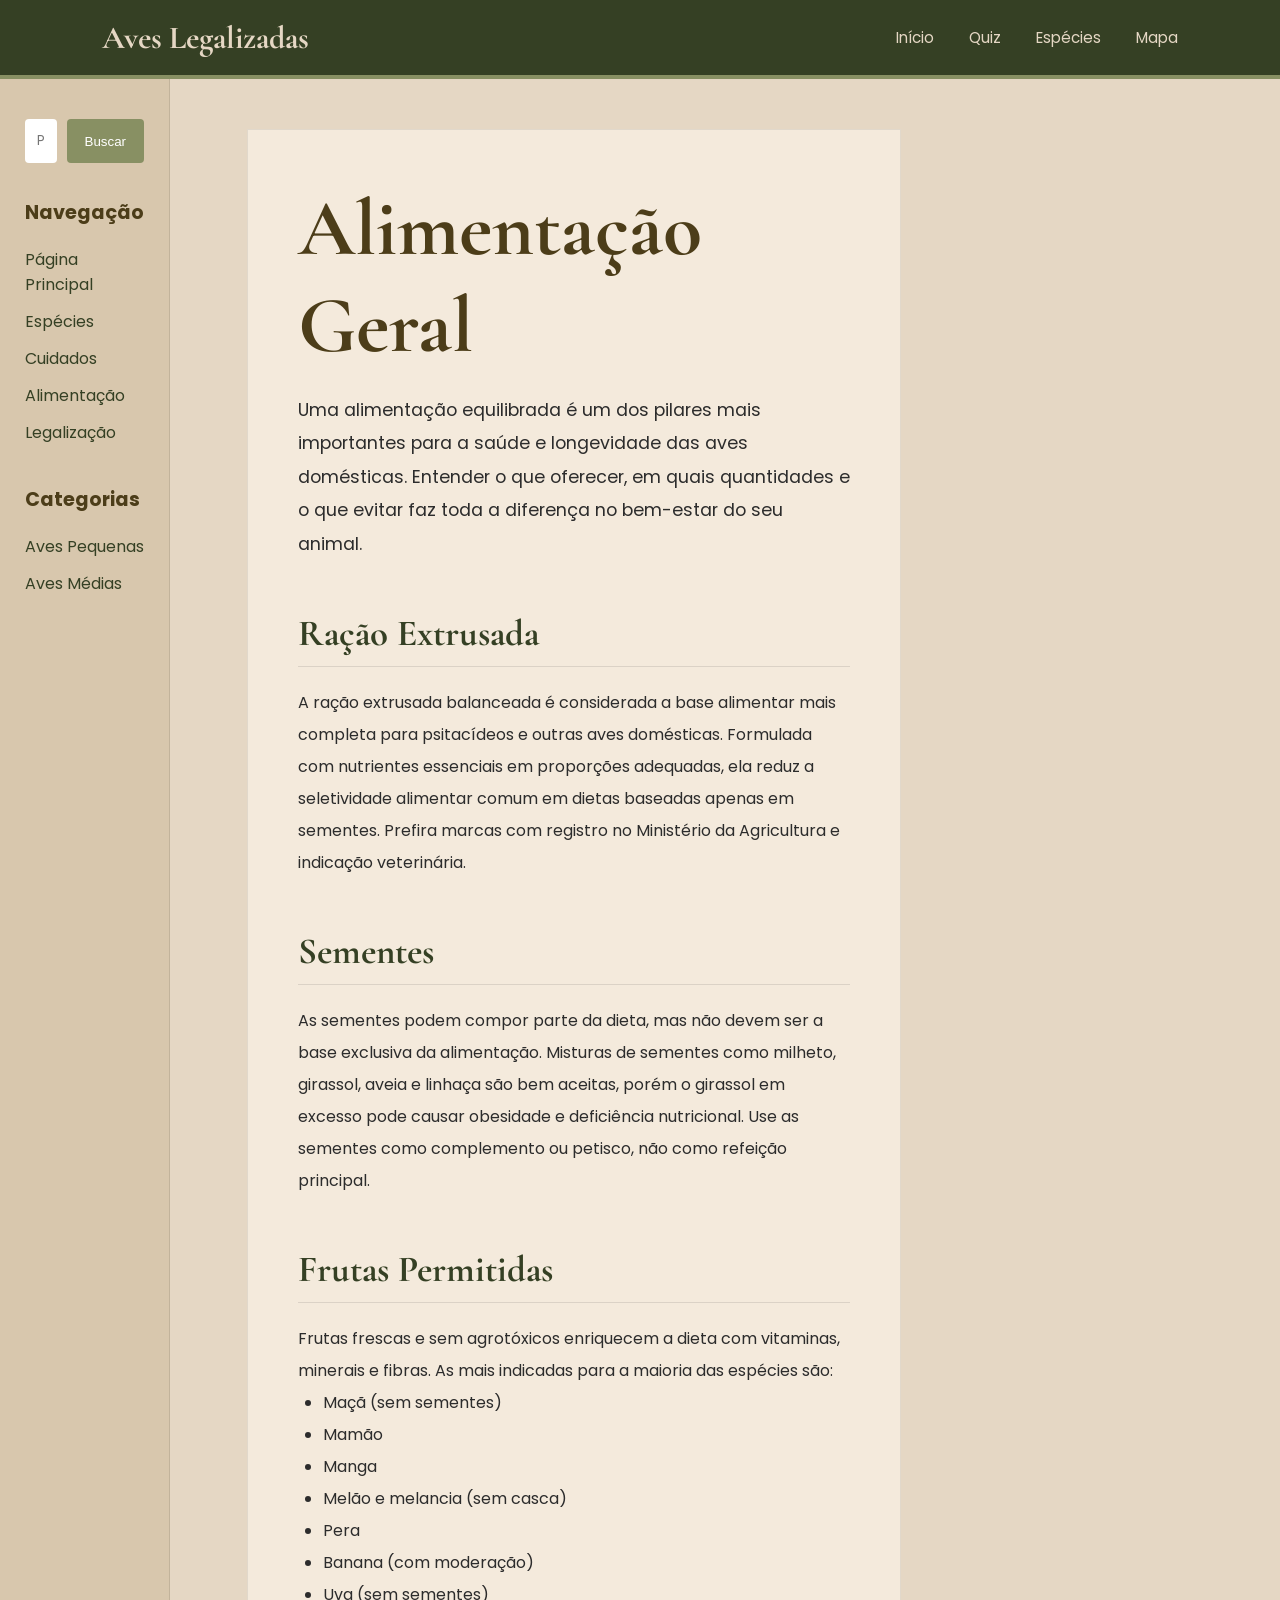
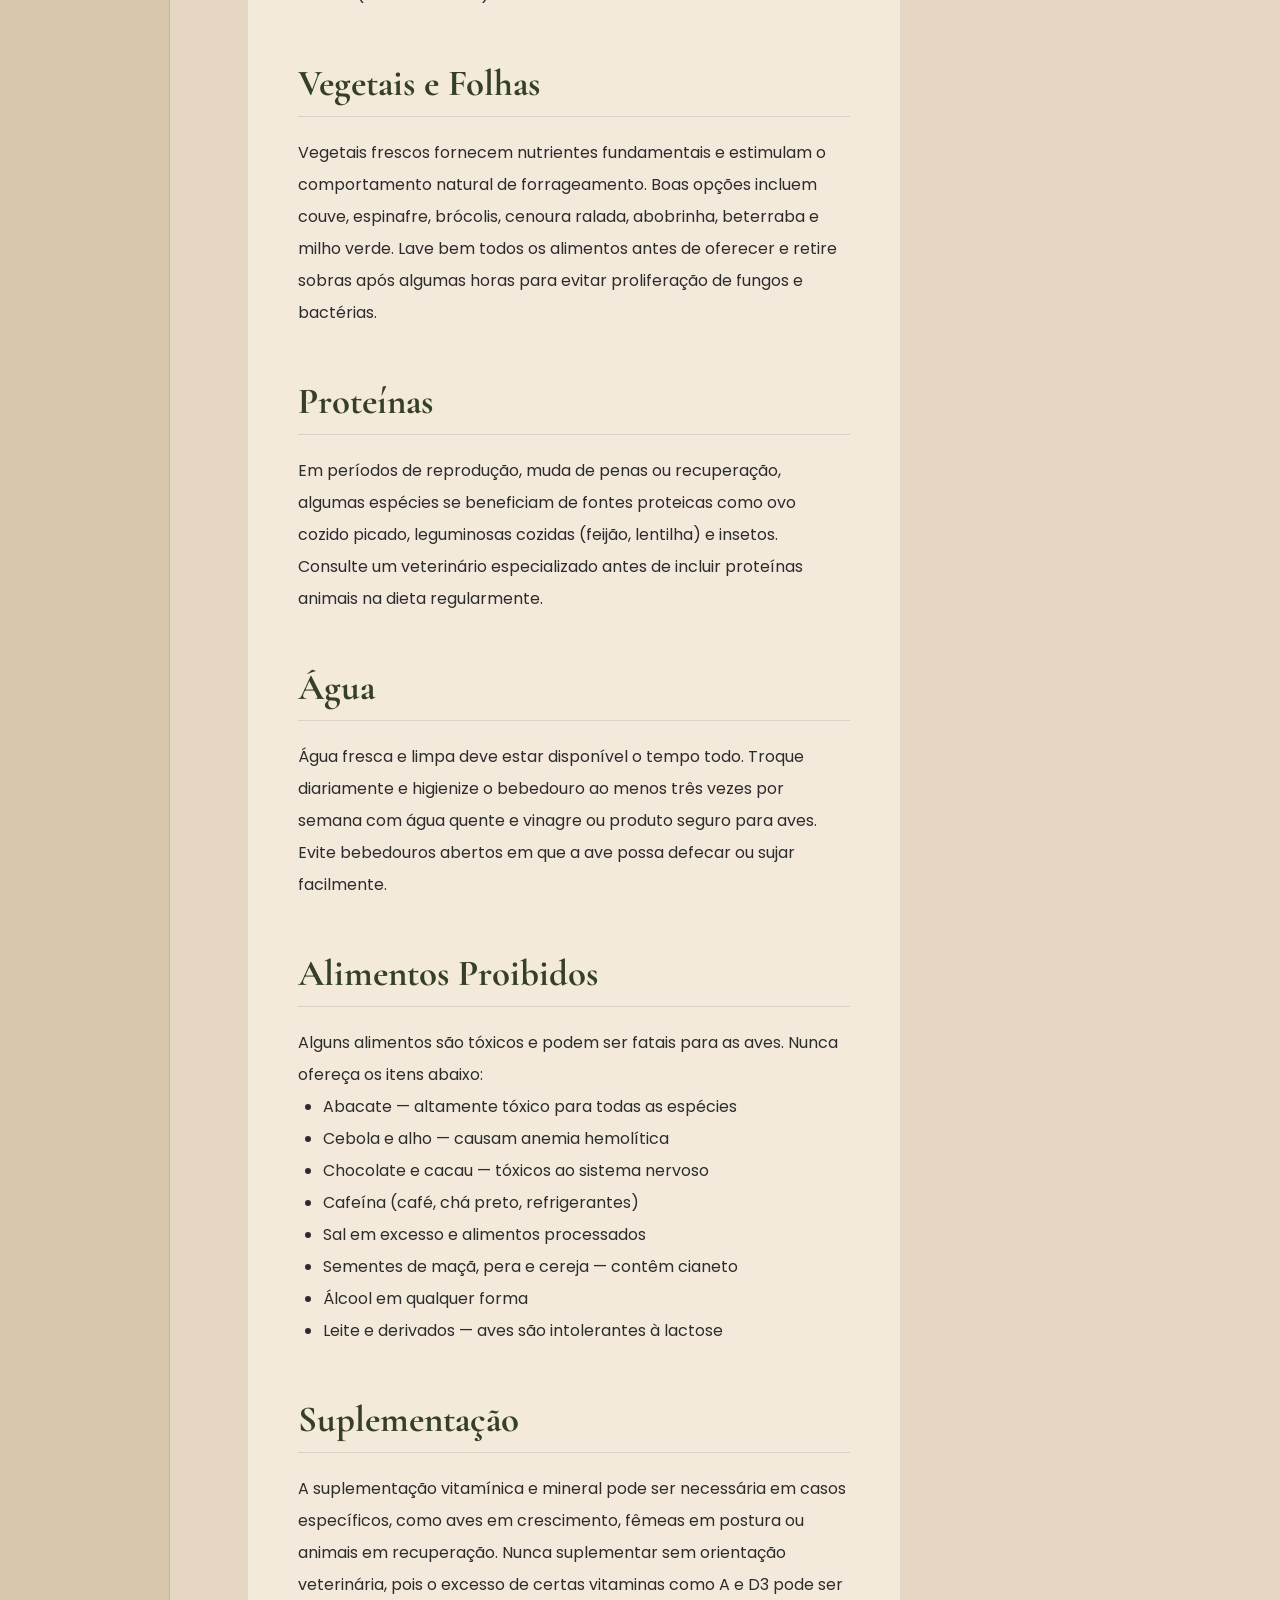
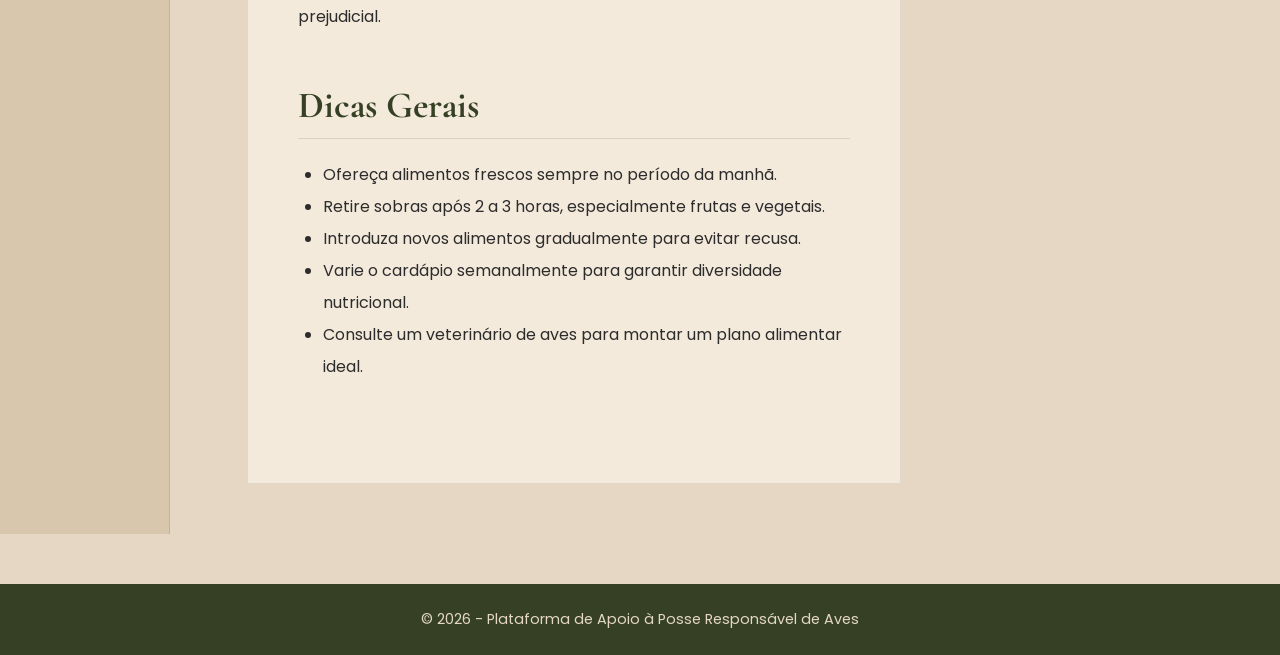
<file: Alimentacao.html>
<!doctype html>
<html lang="pt-BR">
  <head>
    <meta charset="UTF-8" />
    <meta name="viewport" content="width=device-width, initial-scale=1.0" />

    <title>Alimentação - Wiki das Aves</title>

    <link rel="preconnect" href="https://fonts.googleapis.com" />
    <link rel="preconnect" href="https://fonts.gstatic.com" crossorigin />
    <link
      href="https://fonts.googleapis.com/css2?family=Cormorant+Garamond:wght@500;700&family=Poppins:wght@300;400;500;600&display=swap"
      rel="stylesheet"
    />

    <link rel="stylesheet" href="style.css" />
    <link rel="stylesheet" href="wiki.css" />
    <link rel="stylesheet" href="calopsita.css" />
  </head>

  <body>
    <header>
      <nav>
        <div class="logo">Aves Legalizadas</div>
        <div class="menu">
          <a href="index.html">Início</a>
          <a href="index.html#quiz">Quiz</a>
          <a href="especies.html">Espécies</a>
          <a href="map.html">Mapa</a>
        </div>
      </nav>
    </header>

    <main class="wiki-layout">
      <aside class="sidebar">
        <div class="search-box">
          <input type="text" placeholder="Pesquisar espécie..." />
          <button>Buscar</button>
        </div>

        <h3>Navegação</h3>
        <ul>
          <li><a href="wiki.html">Página Principal</a></li>
          <li><a href="especies.html">Espécies</a></li>
          <li><a href="cuidados.html">Cuidados</a></li>
          <li><a href="#">Alimentação</a></li>
          <li><a href="Legalizacao.html">Legalização</a></li>
        </ul>

        <h3>Categorias</h3>
        <ul>
          <li><a href="#">Aves Pequenas</a></li>
          <li><a href="#">Aves Médias</a></li>
        </ul>
      </aside>

      <div class="page-layout care-layout">
        <section class="article-content full-width">
          <h1>Alimentação Geral</h1>

          <p class="intro">
            Uma alimentação equilibrada é um dos pilares mais importantes para a
            saúde e longevidade das aves domésticas. Entender o que oferecer, em
            quais quantidades e o que evitar faz toda a diferença no bem-estar
            do seu animal.
          </p>

          <section class="content-section">
            <h2>Ração Extrusada</h2>
            <p>
              A ração extrusada balanceada é considerada a base alimentar mais
              completa para psitacídeos e outras aves domésticas. Formulada com
              nutrientes essenciais em proporções adequadas, ela reduz a
              seletividade alimentar comum em dietas baseadas apenas em
              sementes. Prefira marcas com registro no Ministério da Agricultura
              e indicação veterinária.
            </p>
          </section>

          <section class="content-section">
            <h2>Sementes</h2>
            <p>
              As sementes podem compor parte da dieta, mas não devem ser a base
              exclusiva da alimentação. Misturas de sementes como milheto,
              girassol, aveia e linhaça são bem aceitas, porém o girassol em
              excesso pode causar obesidade e deficiência nutricional. Use as
              sementes como complemento ou petisco, não como refeição principal.
            </p>
          </section>

          <section class="content-section">
            <h2>Frutas Permitidas</h2>
            <p>
              Frutas frescas e sem agrotóxicos enriquecem a dieta com vitaminas,
              minerais e fibras. As mais indicadas para a maioria das espécies
              são:
            </p>
            <ul>
              <li>Maçã (sem sementes)</li>
              <li>Mamão</li>
              <li>Manga</li>
              <li>Melão e melancia (sem casca)</li>
              <li>Pera</li>
              <li>Banana (com moderação)</li>
              <li>Uva (sem sementes)</li>
            </ul>
          </section>

          <section class="content-section">
            <h2>Vegetais e Folhas</h2>
            <p>
              Vegetais frescos fornecem nutrientes fundamentais e estimulam o
              comportamento natural de forrageamento. Boas opções incluem couve,
              espinafre, brócolis, cenoura ralada, abobrinha, beterraba e milho
              verde. Lave bem todos os alimentos antes de oferecer e retire
              sobras após algumas horas para evitar proliferação de fungos e
              bactérias.
            </p>
          </section>

          <section class="content-section">
            <h2>Proteínas</h2>
            <p>
              Em períodos de reprodução, muda de penas ou recuperação, algumas
              espécies se beneficiam de fontes proteicas como ovo cozido picado,
              leguminosas cozidas (feijão, lentilha) e insetos. Consulte um
              veterinário especializado antes de incluir proteínas animais na
              dieta regularmente.
            </p>
          </section>

          <section class="content-section">
            <h2>Água</h2>
            <p>
              Água fresca e limpa deve estar disponível o tempo todo. Troque
              diariamente e higienize o bebedouro ao menos três vezes por semana
              com água quente e vinagre ou produto seguro para aves. Evite
              bebedouros abertos em que a ave possa defecar ou sujar facilmente.
            </p>
          </section>

          <section class="content-section">
            <h2>Alimentos Proibidos</h2>
            <p>
              Alguns alimentos são tóxicos e podem ser fatais para as aves.
              Nunca ofereça os itens abaixo:
            </p>
            <ul>
              <li>Abacate — altamente tóxico para todas as espécies</li>
              <li>Cebola e alho — causam anemia hemolítica</li>
              <li>Chocolate e cacau — tóxicos ao sistema nervoso</li>
              <li>Cafeína (café, chá preto, refrigerantes)</li>
              <li>Sal em excesso e alimentos processados</li>
              <li>Sementes de maçã, pera e cereja — contêm cianeto</li>
              <li>Álcool em qualquer forma</li>
              <li>Leite e derivados — aves são intolerantes à lactose</li>
            </ul>
          </section>

          <section class="content-section">
            <h2>Suplementação</h2>
            <p>
              A suplementação vitamínica e mineral pode ser necessária em casos
              específicos, como aves em crescimento, fêmeas em postura ou
              animais em recuperação. Nunca suplementar sem orientação
              veterinária, pois o excesso de certas vitaminas como A e D3 pode
              ser prejudicial.
            </p>
          </section>

          <section class="content-section">
            <h2>Dicas Gerais</h2>
            <ul>
              <li>Ofereça alimentos frescos sempre no período da manhã.</li>
              <li>
                Retire sobras após 2 a 3 horas, especialmente frutas e vegetais.
              </li>
              <li>
                Introduza novos alimentos gradualmente para evitar recusa.
              </li>
              <li>
                Varie o cardápio semanalmente para garantir diversidade
                nutricional.
              </li>
              <li>
                Consulte um veterinário de aves para montar um plano alimentar
                ideal.
              </li>
            </ul>
          </section>
        </section>
      </div>
    </main>

    <footer>
      <p>© 2026 - Plataforma de Apoio à Posse Responsável de Aves</p>
    </footer>
  </body>
</html>
</file>
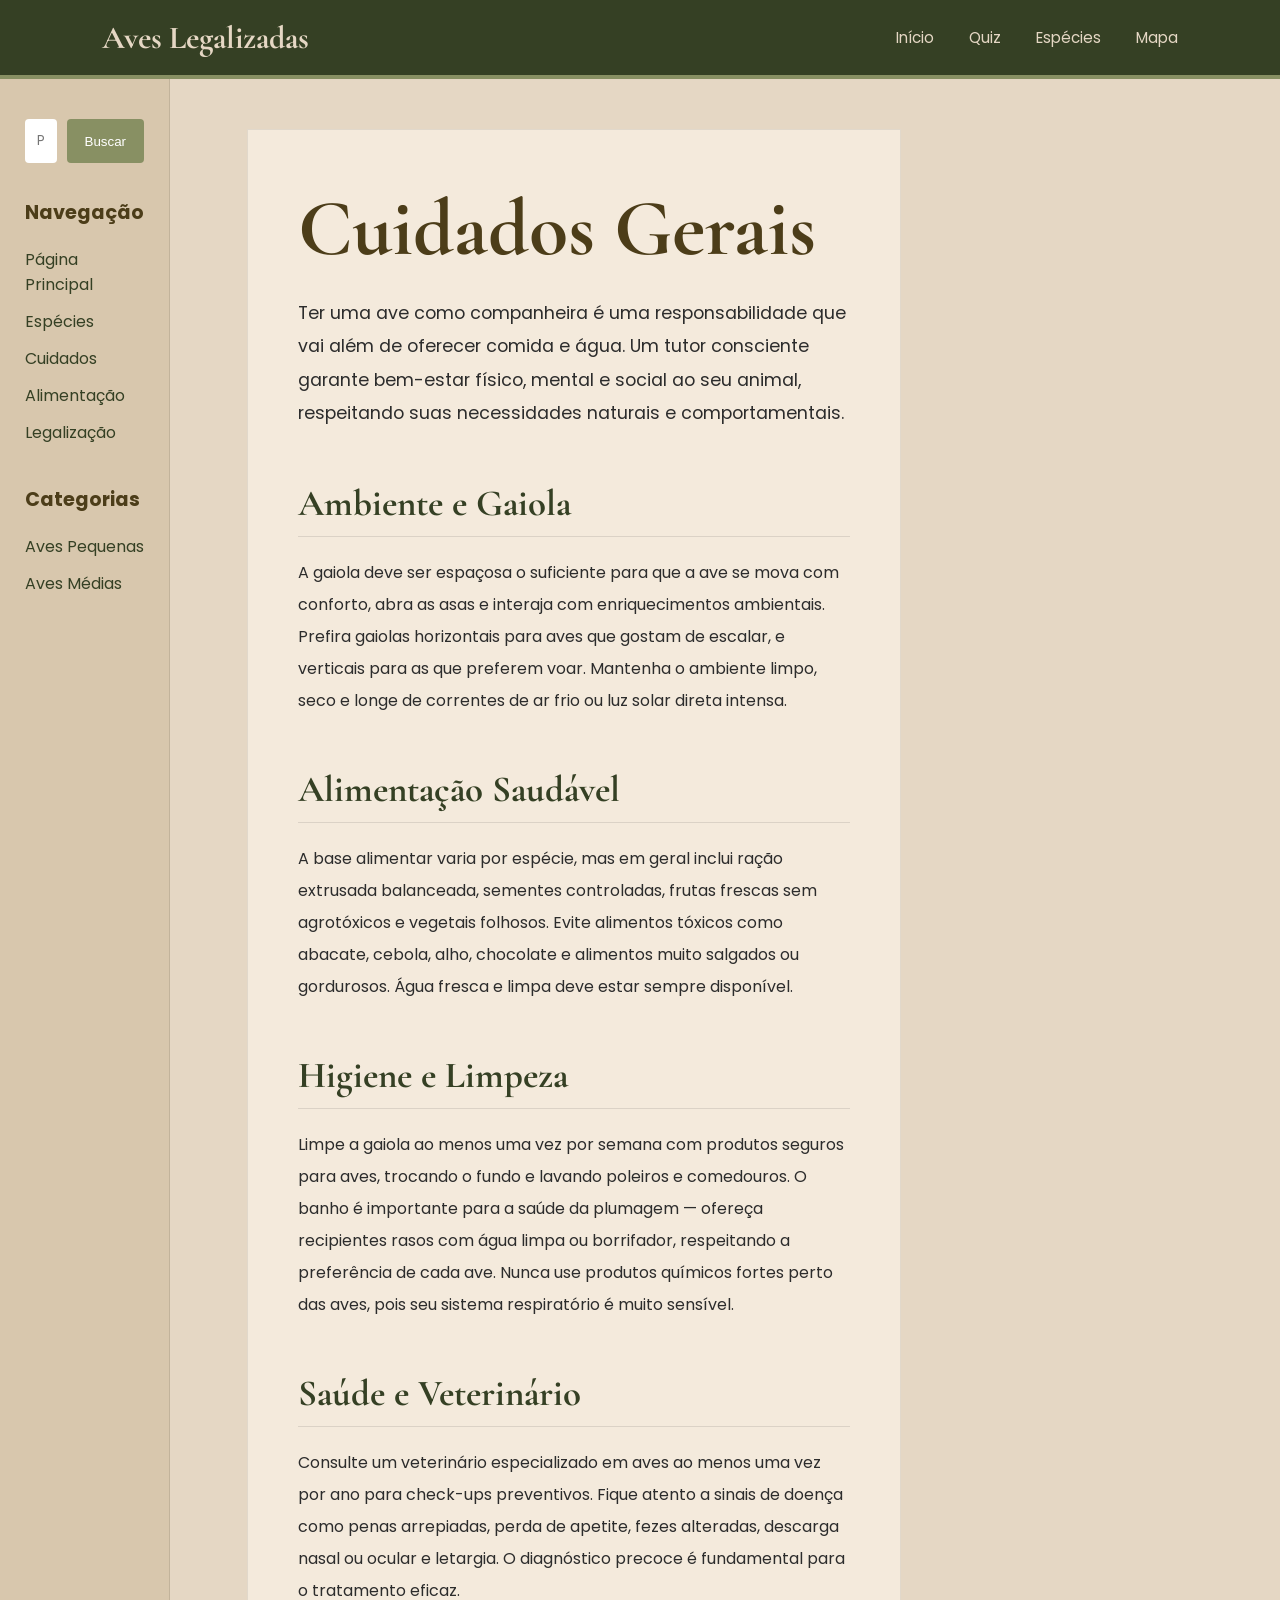
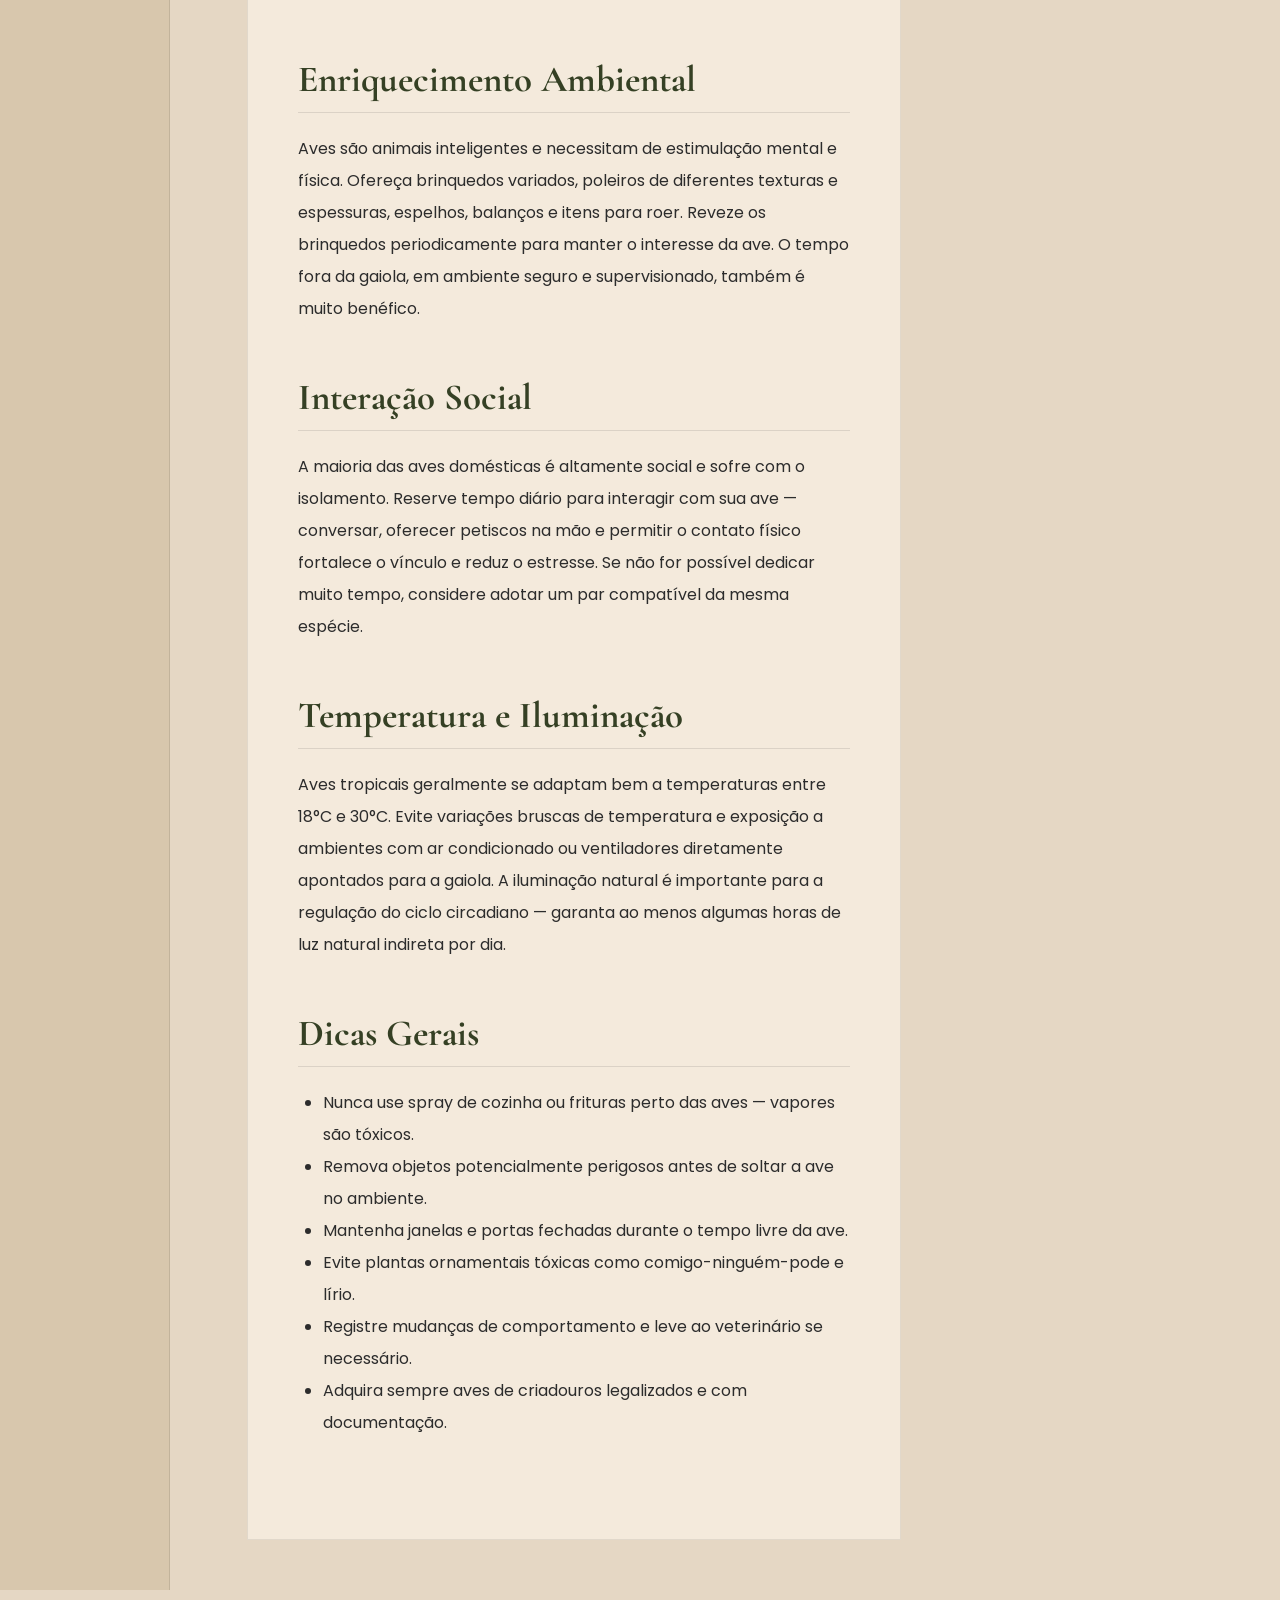
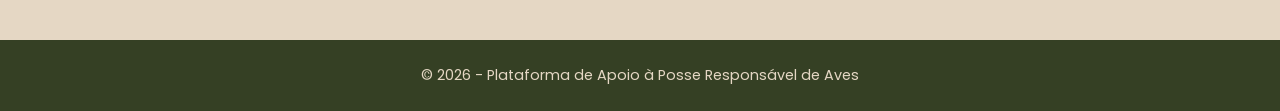
<file: cuidados.html>
<!doctype html>
<html lang="pt-BR">
  <head>
    <meta charset="UTF-8" />
    <meta name="viewport" content="width=device-width, initial-scale=1.0" />

    <title>Cuidados Gerais - Wiki das Aves</title>

    <link rel="preconnect" href="https://fonts.googleapis.com" />
    <link rel="preconnect" href="https://fonts.gstatic.com" crossorigin />
    <link
      href="https://fonts.googleapis.com/css2?family=Cormorant+Garamond:wght@500;700&family=Poppins:wght@300;400;500;600&display=swap"
      rel="stylesheet"
    />

    <link rel="stylesheet" href="style.css" />
    <link rel="stylesheet" href="wiki.css" />
    <link rel="stylesheet" href="calopsita.css" />
  </head>

  <body>
    <header>
      <nav>
        <div class="logo">Aves Legalizadas</div>

        <div class="menu">
          <a href="index.html">Início</a>
          <a href="index.html#quiz">Quiz</a>
          <a href="wiki.html">Espécies</a>
          <a href="map.html">Mapa</a>
        </div>
      </nav>
    </header>

    <main class="wiki-layout">
      <aside class="sidebar">
        <div class="search-box">
          <input type="text" placeholder="Pesquisar espécie..." />
          <button>Buscar</button>
        </div>

        <h3>Navegação</h3>

        <ul>
          <li><a href="wiki.html">Página Principal</a></li>
          <li><a href="Especies.html">Espécies</a></li>
          <li><a href="#">Cuidados</a></li>
          <li><a href="Alimentacao.html">Alimentação</a></li>
          <li><a href="Legalizacao.html">Legalização</a></li>
        </ul>

        <h3>Categorias</h3>

        <ul>
          <li><a href="#">Aves Pequenas</a></li>
          <li><a href="#">Aves Médias</a></li>
        </ul>
      </aside>

      <div class="page-layout care-layout">
        <section class="article-content">
          <h1>Cuidados Gerais</h1>

          <p class="intro">
            Ter uma ave como companheira é uma responsabilidade que vai além de
            oferecer comida e água. Um tutor consciente garante bem-estar
            físico, mental e social ao seu animal, respeitando suas necessidades
            naturais e comportamentais.
          </p>

          <section class="content-section">
            <h2>Ambiente e Gaiola</h2>
            <p>
              A gaiola deve ser espaçosa o suficiente para que a ave se mova com
              conforto, abra as asas e interaja com enriquecimentos ambientais.
              Prefira gaiolas horizontais para aves que gostam de escalar, e
              verticais para as que preferem voar. Mantenha o ambiente limpo,
              seco e longe de correntes de ar frio ou luz solar direta intensa.
            </p>
          </section>

          <section class="content-section">
            <h2>Alimentação Saudável</h2>
            <p>
              A base alimentar varia por espécie, mas em geral inclui ração
              extrusada balanceada, sementes controladas, frutas frescas sem
              agrotóxicos e vegetais folhosos. Evite alimentos tóxicos como
              abacate, cebola, alho, chocolate e alimentos muito salgados ou
              gordurosos. Água fresca e limpa deve estar sempre disponível.
            </p>
          </section>

          <section class="content-section">
            <h2>Higiene e Limpeza</h2>
            <p>
              Limpe a gaiola ao menos uma vez por semana com produtos seguros
              para aves, trocando o fundo e lavando poleiros e comedouros. O
              banho é importante para a saúde da plumagem — ofereça recipientes
              rasos com água limpa ou borrifador, respeitando a preferência de
              cada ave. Nunca use produtos químicos fortes perto das aves, pois
              seu sistema respiratório é muito sensível.
            </p>
          </section>

          <section class="content-section">
            <h2>Saúde e Veterinário</h2>
            <p>
              Consulte um veterinário especializado em aves ao menos uma vez por
              ano para check-ups preventivos. Fique atento a sinais de doença
              como penas arrepiadas, perda de apetite, fezes alteradas, descarga
              nasal ou ocular e letargia. O diagnóstico precoce é fundamental
              para o tratamento eficaz.
            </p>
          </section>

          <section class="content-section">
            <h2>Enriquecimento Ambiental</h2>
            <p>
              Aves são animais inteligentes e necessitam de estimulação mental e
              física. Ofereça brinquedos variados, poleiros de diferentes
              texturas e espessuras, espelhos, balanços e itens para roer.
              Reveze os brinquedos periodicamente para manter o interesse da
              ave. O tempo fora da gaiola, em ambiente seguro e supervisionado,
              também é muito benéfico.
            </p>
          </section>

          <section class="content-section">
            <h2>Interação Social</h2>
            <p>
              A maioria das aves domésticas é altamente social e sofre com o
              isolamento. Reserve tempo diário para interagir com sua ave —
              conversar, oferecer petiscos na mão e permitir o contato físico
              fortalece o vínculo e reduz o estresse. Se não for possível
              dedicar muito tempo, considere adotar um par compatível da mesma
              espécie.
            </p>
          </section>

          <section class="content-section">
            <h2>Temperatura e Iluminação</h2>
            <p>
              Aves tropicais geralmente se adaptam bem a temperaturas entre 18°C
              e 30°C. Evite variações bruscas de temperatura e exposição a
              ambientes com ar condicionado ou ventiladores diretamente
              apontados para a gaiola. A iluminação natural é importante para a
              regulação do ciclo circadiano — garanta ao menos algumas horas de
              luz natural indireta por dia.
            </p>
          </section>

          <section class="content-section">
            <h2>Dicas Gerais</h2>
            <ul>
              <li>
                Nunca use spray de cozinha ou frituras perto das aves — vapores
                são tóxicos.
              </li>
              <li>
                Remova objetos potencialmente perigosos antes de soltar a ave no
                ambiente.
              </li>
              <li>
                Mantenha janelas e portas fechadas durante o tempo livre da ave.
              </li>
              <li>
                Evite plantas ornamentais tóxicas como comigo-ninguém-pode e
                lírio.
              </li>
              <li>
                Registre mudanças de comportamento e leve ao veterinário se
                necessário.
              </li>
              <li>
                Adquira sempre aves de criadouros legalizados e com
                documentação.
              </li>
            </ul>
          </section>
        </section>
      </div>
    </main>

    <footer>
      <p>© 2026 - Plataforma de Apoio à Posse Responsável de Aves</p>
    </footer>
  </body>
</html>
</file>
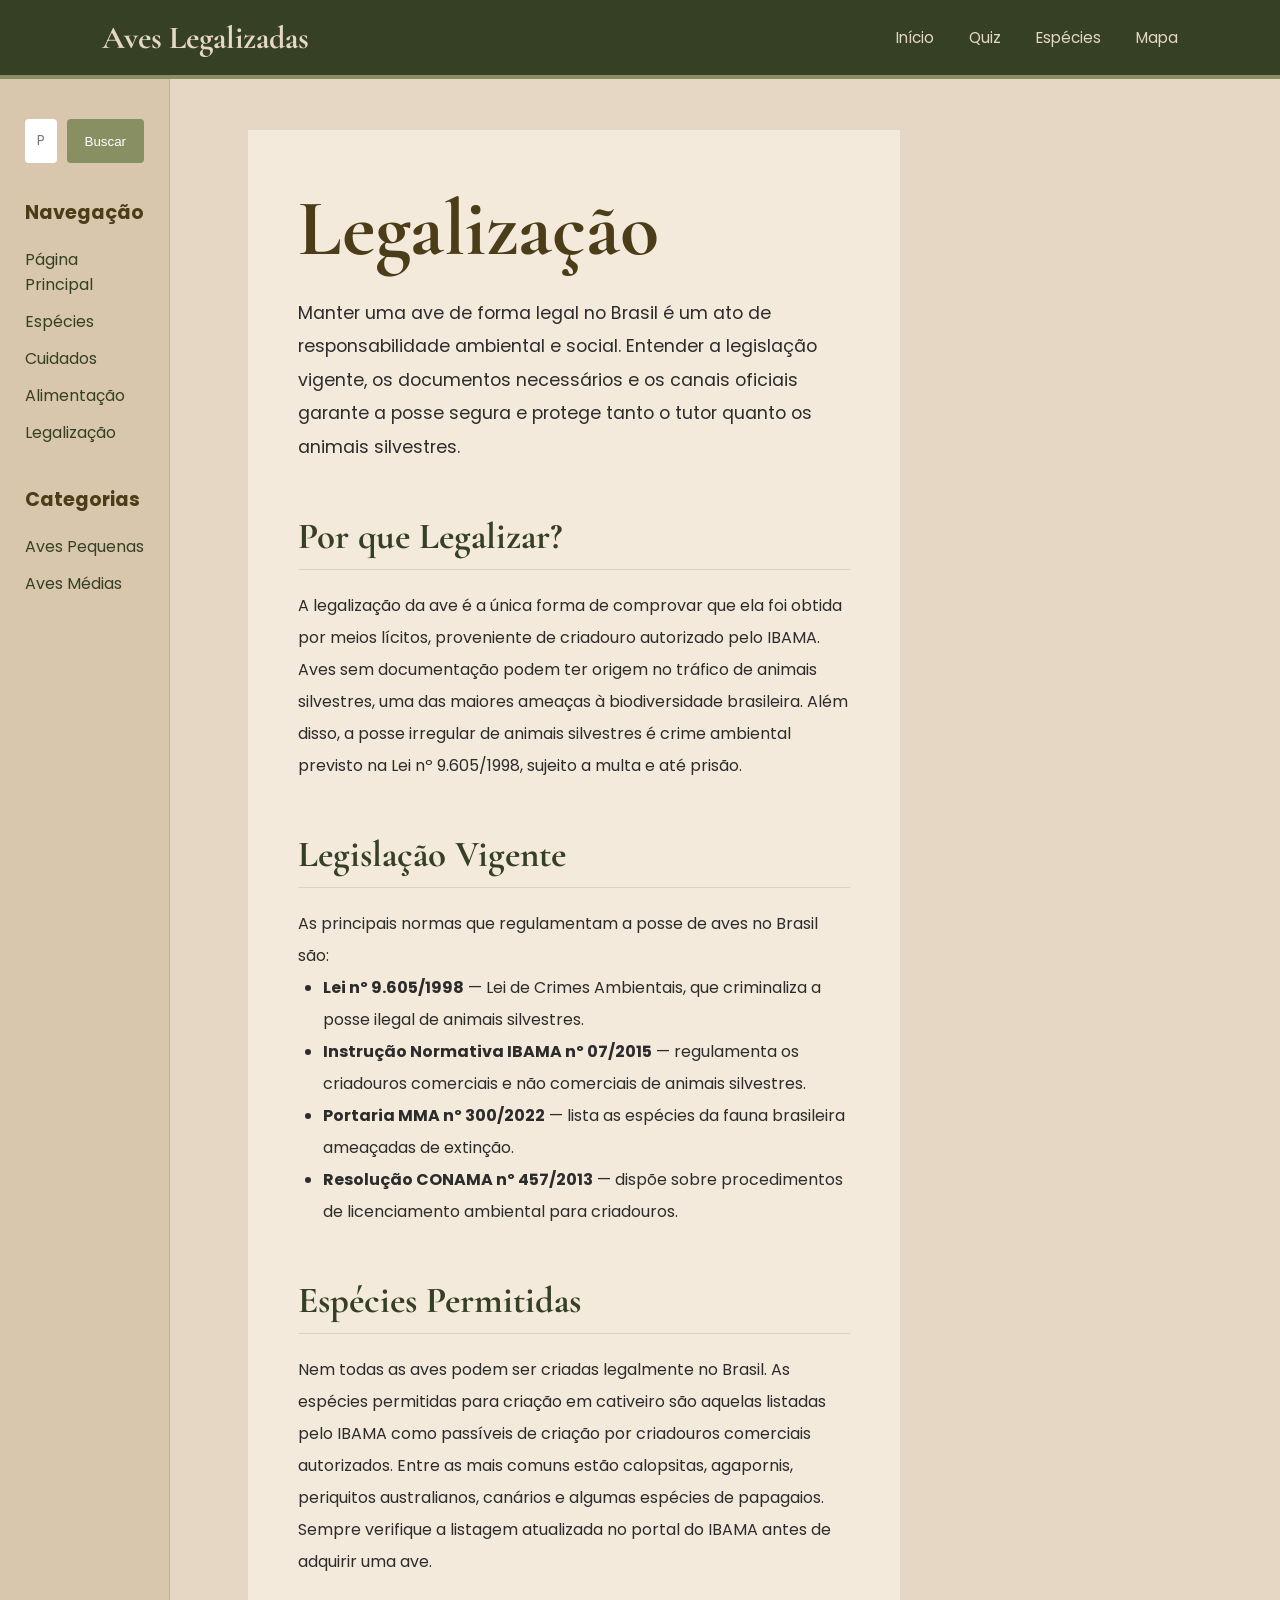
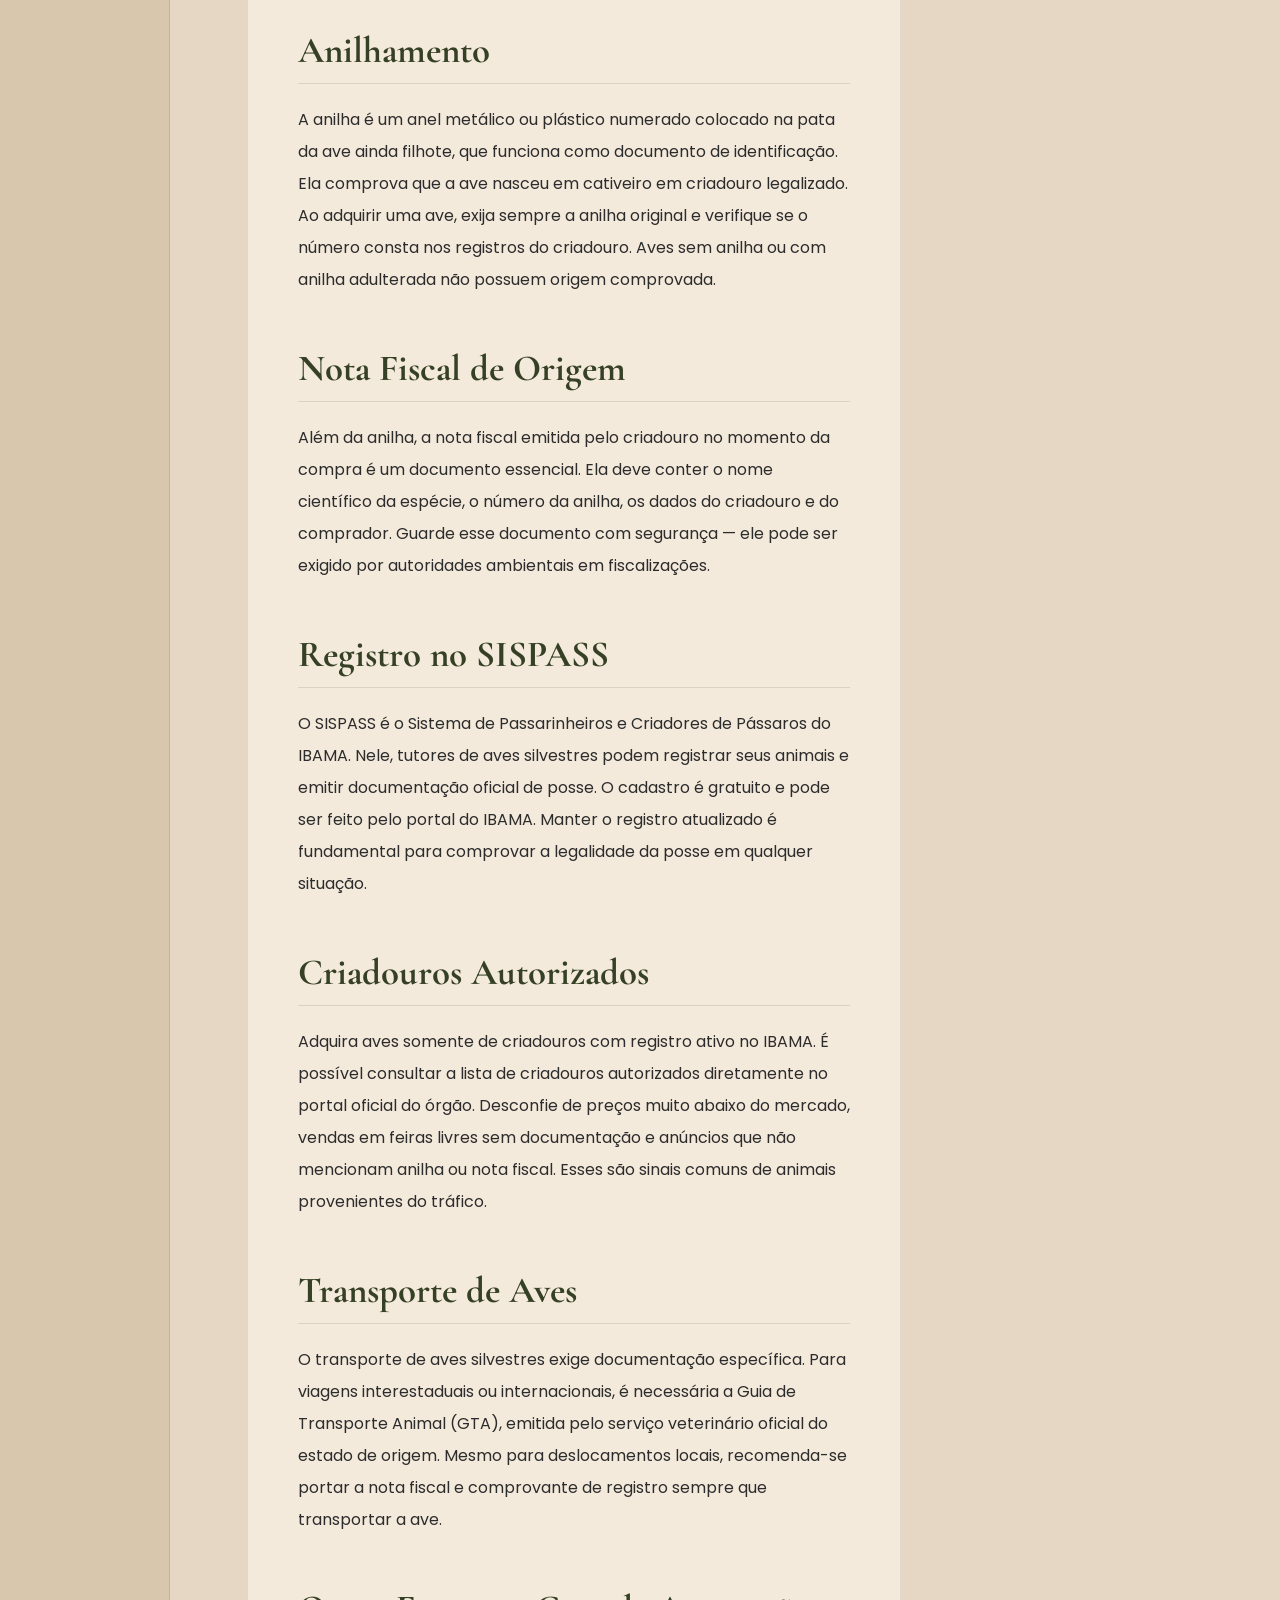
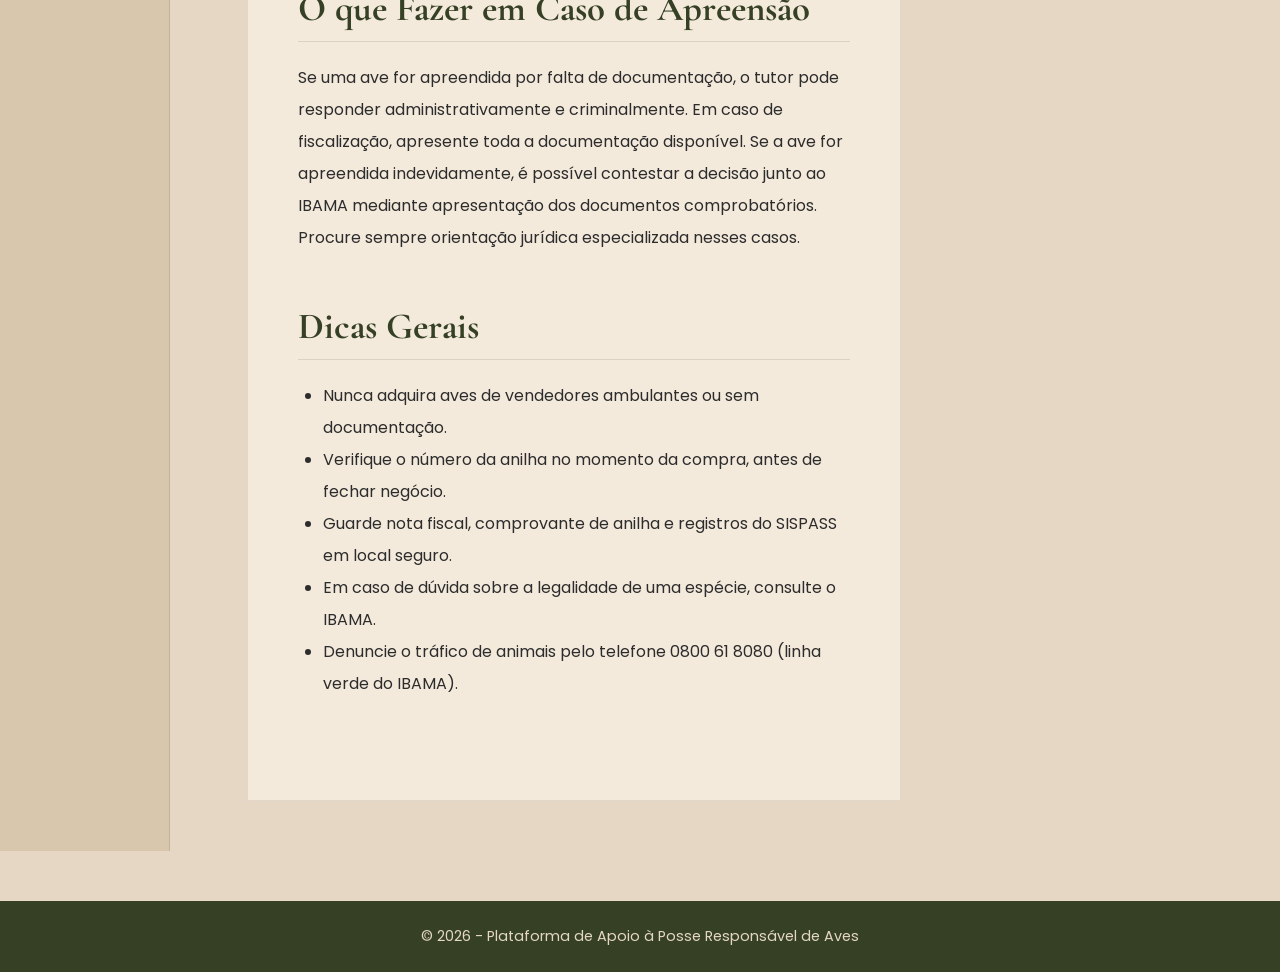
<file: Legalizacao.html>
<!doctype html>
<html lang="pt-BR">
  <head>
    <meta charset="UTF-8" />
    <meta name="viewport" content="width=device-width, initial-scale=1.0" />

    <title>Legalização - Wiki das Aves</title>

    <link rel="preconnect" href="https://fonts.googleapis.com" />
    <link rel="preconnect" href="https://fonts.gstatic.com" crossorigin />
    <link
      href="https://fonts.googleapis.com/css2?family=Cormorant+Garamond:wght@500;700&family=Poppins:wght@300;400;500;600&display=swap"
      rel="stylesheet"
    />

    <link rel="stylesheet" href="style.css" />
    <link rel="stylesheet" href="wiki.css" />
    <link rel="stylesheet" href="calopsita.css" />
  </head>

  <body>
    <header>
      <nav>
        <div class="logo">Aves Legalizadas</div>
        <div class="menu">
          <a href="index.html">Início</a>
          <a href="index.html#quiz">Quiz</a>
          <a href="especies.html">Espécies</a>
          <a href="map.html">Mapa</a>
        </div>
      </nav>
    </header>

    <main class="wiki-layout">
      <aside class="sidebar">
        <div class="search-box">
          <input type="text" placeholder="Pesquisar espécie..." />
          <button>Buscar</button>
        </div>

        <h3>Navegação</h3>
        <ul>
          <li><a href="wiki.html">Página Principal</a></li>
          <li><a href="especies.html">Espécies</a></li>
          <li><a href="cuidados.html">Cuidados</a></li>
          <li><a href="alimentacao.html">Alimentação</a></li>
          <li><a href="#">Legalização</a></li>
        </ul>

        <h3>Categorias</h3>
        <ul>
          <li><a href="#">Aves Pequenas</a></li>
          <li><a href="#">Aves Médias</a></li>
        </ul>
      </aside>

      <div class="page-layout care-layout">
        <section class="article-content full-width">
          <h1>Legalização</h1>

          <p class="intro">
            Manter uma ave de forma legal no Brasil é um ato de responsabilidade
            ambiental e social. Entender a legislação vigente, os documentos
            necessários e os canais oficiais garante a posse segura e protege
            tanto o tutor quanto os animais silvestres.
          </p>

          <section class="content-section">
            <h2>Por que Legalizar?</h2>
            <p>
              A legalização da ave é a única forma de comprovar que ela foi
              obtida por meios lícitos, proveniente de criadouro autorizado pelo
              IBAMA. Aves sem documentação podem ter origem no tráfico de
              animais silvestres, uma das maiores ameaças à biodiversidade
              brasileira. Além disso, a posse irregular de animais silvestres é
              crime ambiental previsto na Lei nº 9.605/1998, sujeito a multa e
              até prisão.
            </p>
          </section>

          <section class="content-section">
            <h2>Legislação Vigente</h2>
            <p>
              As principais normas que regulamentam a posse de aves no Brasil
              são:
            </p>
            <ul>
              <li>
                <strong>Lei nº 9.605/1998</strong> — Lei de Crimes Ambientais,
                que criminaliza a posse ilegal de animais silvestres.
              </li>
              <li>
                <strong>Instrução Normativa IBAMA nº 07/2015</strong> —
                regulamenta os criadouros comerciais e não comerciais de animais
                silvestres.
              </li>
              <li>
                <strong>Portaria MMA nº 300/2022</strong> — lista as espécies da
                fauna brasileira ameaçadas de extinção.
              </li>
              <li>
                <strong>Resolução CONAMA nº 457/2013</strong> — dispõe sobre
                procedimentos de licenciamento ambiental para criadouros.
              </li>
            </ul>
          </section>

          <section class="content-section">
            <h2>Espécies Permitidas</h2>
            <p>
              Nem todas as aves podem ser criadas legalmente no Brasil. As
              espécies permitidas para criação em cativeiro são aquelas listadas
              pelo IBAMA como passíveis de criação por criadouros comerciais
              autorizados. Entre as mais comuns estão calopsitas, agapornis,
              periquitos australianos, canários e algumas espécies de papagaios.
              Sempre verifique a listagem atualizada no portal do IBAMA antes de
              adquirir uma ave.
            </p>
          </section>

          <section class="content-section">
            <h2>Anilhamento</h2>
            <p>
              A anilha é um anel metálico ou plástico numerado colocado na pata
              da ave ainda filhote, que funciona como documento de
              identificação. Ela comprova que a ave nasceu em cativeiro em
              criadouro legalizado. Ao adquirir uma ave, exija sempre a anilha
              original e verifique se o número consta nos registros do
              criadouro. Aves sem anilha ou com anilha adulterada não possuem
              origem comprovada.
            </p>
          </section>

          <section class="content-section">
            <h2>Nota Fiscal de Origem</h2>
            <p>
              Além da anilha, a nota fiscal emitida pelo criadouro no momento da
              compra é um documento essencial. Ela deve conter o nome científico
              da espécie, o número da anilha, os dados do criadouro e do
              comprador. Guarde esse documento com segurança — ele pode ser
              exigido por autoridades ambientais em fiscalizações.
            </p>
          </section>

          <section class="content-section">
            <h2>Registro no SISPASS</h2>
            <p>
              O SISPASS é o Sistema de Passarinheiros e Criadores de Pássaros do
              IBAMA. Nele, tutores de aves silvestres podem registrar seus
              animais e emitir documentação oficial de posse. O cadastro é
              gratuito e pode ser feito pelo portal do IBAMA. Manter o registro
              atualizado é fundamental para comprovar a legalidade da posse em
              qualquer situação.
            </p>
          </section>

          <section class="content-section">
            <h2>Criadouros Autorizados</h2>
            <p>
              Adquira aves somente de criadouros com registro ativo no IBAMA. É
              possível consultar a lista de criadouros autorizados diretamente
              no portal oficial do órgão. Desconfie de preços muito abaixo do
              mercado, vendas em feiras livres sem documentação e anúncios que
              não mencionam anilha ou nota fiscal. Esses são sinais comuns de
              animais provenientes do tráfico.
            </p>
          </section>

          <section class="content-section">
            <h2>Transporte de Aves</h2>
            <p>
              O transporte de aves silvestres exige documentação específica.
              Para viagens interestaduais ou internacionais, é necessária a Guia
              de Transporte Animal (GTA), emitida pelo serviço veterinário
              oficial do estado de origem. Mesmo para deslocamentos locais,
              recomenda-se portar a nota fiscal e comprovante de registro sempre
              que transportar a ave.
            </p>
          </section>

          <section class="content-section">
            <h2>O que Fazer em Caso de Apreensão</h2>
            <p>
              Se uma ave for apreendida por falta de documentação, o tutor pode
              responder administrativamente e criminalmente. Em caso de
              fiscalização, apresente toda a documentação disponível. Se a ave
              for apreendida indevidamente, é possível contestar a decisão junto
              ao IBAMA mediante apresentação dos documentos comprobatórios.
              Procure sempre orientação jurídica especializada nesses casos.
            </p>
          </section>

          <section class="content-section">
            <h2>Dicas Gerais</h2>
            <ul>
              <li>
                Nunca adquira aves de vendedores ambulantes ou sem documentação.
              </li>
              <li>
                Verifique o número da anilha no momento da compra, antes de
                fechar negócio.
              </li>
              <li>
                Guarde nota fiscal, comprovante de anilha e registros do SISPASS
                em local seguro.
              </li>
              <li>
                Em caso de dúvida sobre a legalidade de uma espécie, consulte o
                IBAMA.
              </li>
              <li>
                Denuncie o tráfico de animais pelo telefone 0800 61 8080 (linha
                verde do IBAMA).
              </li>
            </ul>
          </section>
        </section>
      </div>
    </main>

    <footer>
      <p>© 2026 - Plataforma de Apoio à Posse Responsável de Aves</p>
    </footer>
  </body>
</html>
</file>
<file: style.css>
* {
  margin: 0;
  padding: 0;
  box-sizing: border-box;
}

:root {
  --cafe-noir: #4c3d19;
  --kombu-green: #354024;
  --moss-green: #889063;
  --tan: #cfbb99;
  --bone: #e5d7c4;
}

body {
  font-family: "Poppins", sans-serif;
  background-color: var(--bone);
  color: var(--kombu-green);
}

header {
  width: 100%;
  background-color: var(--kombu-green);
  border-bottom: 4px solid var(--moss-green);
  padding: 18px 8%;
  position: relative;
  z-index: 1000;
}

nav {
  display: flex;
  justify-content: space-between;
  align-items: center;
}

.logo {
  font-size: 2rem;
  font-family: "Cormorant Garamond", serif;
  font-weight: 700;
  color: var(--bone);
}

.menu {
  display: flex;
  gap: 35px;
}

.menu a {
  text-decoration: none;
  color: var(--bone);
  font-size: 0.95rem;
  transition: 0.3s;
}

.menu a:hover {
  color: var(--tan);
}

.hero {
  height: 100vh;
  background-image: url("https://images.unsplash.com/photo-1522926193341-e9ffd686c60f?q=80&w=1400&auto=format&fit=crop");
  background-size: cover;
  background-position: center;
  position: relative;

  display: flex;
  justify-content: center;
  align-items: center;
  text-align: center;

  padding: 0 8%;
}

.overlay {
  position: absolute;
  inset: 0;
  background-color: rgba(0, 0, 0, 0.45);
}

.hero-content {
  position: relative;
  z-index: 2;
  max-width: 850px;
}

.hero-content h1 {
  font-size: 5rem;
  line-height: 1;
  margin-bottom: 25px;
  color: var(--bone);
  font-family: "Cormorant Garamond", serif;
}

.hero-content p {
  font-size: 1.1rem;
  line-height: 1.8;
  color: #f5f5f5;
  margin-bottom: 35px;
}

.hero-buttons {
  display: flex;
  justify-content: center;
  gap: 20px;
}

.primary-btn,
.secondary-btn {
  padding: 14px 30px;
  border: none;
  cursor: pointer;
  font-size: 0.95rem;
  transition: 0.3s;
  border-radius: 3px;
}

.primary-btn {
  background-color: var(--kombu-green);
  color: var(--bone);
}

.primary-btn:hover {
  background-color: var(--moss-green);
}

.secondary-btn {
  background-color: transparent;
  border: 1px solid var(--bone);
  color: var(--bone);
}

.secondary-btn:hover {
  background-color: var(--bone);
  color: var(--kombu-green);
}

.resources-section,
.quiz-section,
.legal-section {
  padding: 120px 8%;
}

.section-title {
  text-align: center;
  margin-bottom: 70px;
}

.section-title span {
  color: var(--moss-green);
  letter-spacing: 3px;
  font-size: 0.8rem;
}

.section-title h2 {
  font-size: 3.5rem;
  margin-top: 15px;
  color: var(--kombu-green);
  font-family: "Cormorant Garamond", serif;
}

.cards-container {
  display: grid;
  grid-template-columns: repeat(auto-fit, minmax(250px, 1fr));
  gap: 30px;
}

.resource-card {
  background-color: #f1e7d9;
  padding: 40px 30px;
  border-radius: 10px;
  transition: 0.4s;
  border: 1px solid rgba(0, 0, 0, 0.05);
}

.resource-card:hover {
  transform: translateY(-8px);
}

.resource-card h3 {
  font-size: 1.8rem;
  margin-bottom: 20px;
  font-family: "Cormorant Garamond", serif;
  color: var(--cafe-noir);
}

.resource-card p {
  line-height: 1.8;
  color: #4f4f4f;
}

.quiz-section {
  background-color: var(--moss-green);
}

.quiz-section .section-title span,
.quiz-section .section-title h2 {
  color: var(--bone);
}

.quiz-box {
  max-width: 700px;
  margin: auto;
  background-color: rgba(255, 255, 255, 0.08);
  padding: 50px;
  border-radius: 12px;
  backdrop-filter: blur(10px);
}

.quiz-box h3 {
  text-align: center;
  margin-bottom: 35px;
  color: var(--bone);
  font-size: 1.5rem;
}

.quiz-options {
  display: flex;
  flex-direction: column;
  gap: 20px;
}

.quiz-options button {
  padding: 18px;
  background-color: transparent;
  border: 1px solid var(--bone);
  color: var(--bone);
  cursor: pointer;
  transition: 0.3s;
  font-size: 1rem;
}

.quiz-options button:hover {
  background-color: var(--bone);
  color: var(--kombu-green);
}

.legal-section {
  background-color: var(--tan);
}

.legal-content {
  max-width: 850px;
  margin: auto;
  text-align: center;
}

.legal-content span {
  letter-spacing: 3px;
  font-size: 0.8rem;
  color: var(--cafe-noir);
}

.legal-content h2 {
  font-size: 4rem;
  margin: 20px 0;
  font-family: "Cormorant Garamond", serif;
  color: var(--cafe-noir);
}

.legal-content p {
  line-height: 2;
  color: #4d463f;
  font-size: 1.05rem;
}

footer {
  background-color: var(--kombu-green);
  padding: 30px;
  text-align: center;
}

footer p {
  color: var(--bone);
  font-size: 0.9rem;
}

@media (max-width: 900px) {
  .menu {
    display: none;
  }

  .hero-content h1 {
    font-size: 3.5rem;
  }

  .section-title h2,
  .legal-content h2 {
    font-size: 2.7rem;
  }
}

@media (max-width: 600px) {
  .hero-content h1 {
    font-size: 2.7rem;
  }

  .hero-buttons {
    flex-direction: column;
  }

  .quiz-box {
    padding: 30px 20px;
  }
}

/* ── Quiz dinâmico ── */

.quiz-progress {
  width: 100%;
  height: 4px;
  background-color: rgba(255, 255, 255, 0.2);
  border-radius: 2px;
  margin-bottom: 10px;
  overflow: hidden;
}

.quiz-progress-bar {
  height: 100%;
  width: 0%;
  background-color: var(--bone);
  border-radius: 2px;
  transition: width 0.4s ease;
}

.quiz-step-label {
  text-align: center;
  font-size: 0.78rem;
  letter-spacing: 2px;
  color: rgba(229, 215, 196, 0.65);
  margin-bottom: 30px;
  text-transform: uppercase;
}

.quiz-question {
  text-align: center;
  margin-bottom: 35px;
  color: var(--bone);
  font-size: 1.5rem;
  font-family: "Cormorant Garamond", serif;
  font-weight: 700;
  line-height: 1.3;
}

/* animação de entrada */
@keyframes slideIn {
  from {
    opacity: 0;
    transform: translateY(18px);
  }
  to {
    opacity: 1;
    transform: translateY(0);
  }
}

.slide-in {
  animation: slideIn 0.35s ease forwards;
}

/* Resultado */
.quiz-result {
  text-align: center;
  color: var(--bone);
}

.result-icon {
  font-size: 4rem;
  margin-bottom: 15px;
}

.quiz-result h3 {
  font-family: "Cormorant Garamond", serif;
  font-size: 2.4rem;
  margin-bottom: 15px;
  color: var(--bone);
}

.quiz-result p {
  font-size: 1rem;
  line-height: 1.8;
  color: rgba(229, 215, 196, 0.85);
  margin-bottom: 30px;
}

.quiz-restart-btn {
  padding: 14px 32px;
  background-color: transparent;
  border: 1px solid var(--bone);
  color: var(--bone);
  cursor: pointer;
  font-size: 0.95rem;
  transition: 0.3s;
  border-radius: 3px;
  font-family: "Poppins", sans-serif;
}

.quiz-restart-btn:hover {
  background-color: var(--bone);
  color: var(--kombu-green);
}
</file>
<file: wiki.css>
* {
  margin: 0;
  padding: 0;
  box-sizing: border-box;
}

:root {
  --cafe-noir: #4c3d19;
  --kombu-green: #354024;
  --moss-green: #889063;
  --tan: #cfbb99;
  --bone: #e5d7c4;
  --light-box: #f5ede2;
}

body {
  font-family: "Poppins", sans-serif;
  background-color: var(--bone);
  color: #2b2b2b;
}

.top-header {
  width: 100%;
  padding: 18px 5%;
  background-color: var(--kombu-green);

  display: flex;
  justify-content: space-between;
  align-items: center;

  border-bottom: 4px solid var(--moss-green);
}

.logo {
  font-size: 2rem;
  font-family: "Cormorant Garamond", serif;
  color: var(--bone);
  font-weight: bold;
}

.menu {
  display: flex;
  gap: 35px;
}

.menu a {
  text-decoration: none;
  color: var(--bone);
  font-size: 0.95rem;
  transition: 0.3s;
}

.menu a:hover {
  color: var(--tan);
}

.search-box {
  display: flex;
  gap: 10px;
  margin-bottom: 35px;
}

.search-box input {
  width: 100%;
  padding: 12px;
  border: none;
  outline: none;
  border-radius: 4px;
  font-family: "Poppins", sans-serif;
}

.search-box button {
  padding: 12px 18px;
  border: none;
  cursor: pointer;
  background-color: var(--moss-green);
  color: white;
  transition: 0.3s;
  border-radius: 4px;
  white-space: nowrap;
}

.search-box button:hover {
  background-color: var(--cafe-noir);
}

.wiki-layout {
  display: flex;
  min-height: 100vh;
}

.sidebar {
  width: 260px;
  background-color: #d8c7ad;
  padding: 40px 25px;
  border-right: 1px solid rgba(0, 0, 0, 0.1);
}

.sidebar h3 {
  margin-bottom: 20px;
  font-size: 1.2rem;
  color: var(--cafe-noir);
}

.sidebar ul {
  list-style: none;
  margin-bottom: 40px;
}

.sidebar ul li {
  margin-bottom: 12px;
}

.sidebar ul li a {
  text-decoration: none;
  color: var(--kombu-green);
  transition: 0.3s;
}

.sidebar ul li a:hover {
  color: var(--cafe-noir);
}

.wiki-content {
  flex: 1;
  padding: 50px;
}

.welcome-box {
  background-color: var(--light-box);
  padding: 45px;
  border: 1px solid rgba(0, 0, 0, 0.08);
  margin-bottom: 40px;
}

.welcome-box h1 {
  font-size: 3.5rem;
  margin-bottom: 20px;
  color: var(--cafe-noir);
  font-family: "Cormorant Garamond", serif;
}

.welcome-box p {
  line-height: 1.8;
}

.content-grid {
  display: grid;
  grid-template-columns: 2fr 1fr;
  gap: 30px;
  margin-bottom: 50px;
}

.featured-article,
.wiki-info {
  background-color: var(--light-box);
  padding: 30px;
  border: 1px solid rgba(0, 0, 0, 0.08);
}

.featured-article h2,
.wiki-info h2,
.species-section h2 {
  margin-bottom: 25px;
  font-size: 2rem;
  color: var(--cafe-noir);
  font-family: "Cormorant Garamond", serif;
}

.article-box {
  display: flex;
  gap: 25px;
}

.article-box img {
  width: 250px;
  height: 200px;
  object-fit: cover;
}

.article-box h3 {
  font-size: 2rem;
  margin-bottom: 15px;
  color: var(--kombu-green);
  font-family: "Cormorant Garamond", serif;
}

.article-box p {
  line-height: 1.8;
  margin-bottom: 20px;
}

.article-box a {
  text-decoration: none;
  color: var(--moss-green);
  font-weight: bold;
}

.wiki-info p {
  line-height: 1.9;
}

.species-section {
  background-color: var(--light-box);
  padding: 35px;
  border: 1px solid rgba(0, 0, 0, 0.08);
}

.species-table {
  display: flex;
  flex-direction: column;
  gap: 25px;
}

.species-item {
  display: flex;
  gap: 20px;
  padding-bottom: 20px;
  border-bottom: 1px solid rgba(0, 0, 0, 0.08);
}

.species-item img {
  width: 140px;
  height: 100px;
  object-fit: cover;
}

.species-item h3 {
  font-size: 1.8rem;
  margin-bottom: 10px;
  color: var(--kombu-green);
  font-family: "Cormorant Garamond", serif;
}

.species-item p {
  line-height: 1.7;
}

footer {
  background-color: var(--kombu-green);
  padding: 25px;
  text-align: center;
}

footer p {
  color: var(--bone);
}

@media (max-width: 1000px) {
  .content-grid {
    grid-template-columns: 1fr;
  }

  .article-box {
    flex-direction: column;
  }

  .article-box img {
    width: 100%;
  }
}

@media (max-width: 850px) {
  .wiki-layout {
    flex-direction: column;
  }

  .sidebar {
    width: 100%;
  }
}

@media (max-width: 700px) {
  .top-header {
    flex-direction: column;
    gap: 20px;
  }

  .menu {
    flex-wrap: wrap;
    justify-content: center;
  }

  .welcome-box h1 {
    font-size: 2.5rem;
  }

  .species-item {
    flex-direction: column;
  }

  .species-item img {
    width: 100%;
    height: 200px;
  }
}
</file>
<file: calopsita.css>
* {
  margin: 0;
  padding: 0;
  box-sizing: border-box;
}

:root {
  --cafe-noir: #4c3d19;
  --kombu-green: #354024;
  --moss-green: #889063;
  --tan: #cfbb99;
  --bone: #e5d7c4;
  --light-box: #f4eadc;
}

body {
  font-family: "Poppins", sans-serif;
  background-color: var(--bone);
  color: #2c2c2c;
}

.top-header {
  width: 100%;
  background-color: var(--kombu-green);

  display: flex;
  justify-content: space-between;
  align-items: center;

  padding: 18px 6%;

  border-bottom: 4px solid var(--moss-green);
}

.logo {
  font-size: 2rem;
  color: var(--bone);
  font-family: "Cormorant Garamond", serif;
  font-weight: bold;
}

nav {
  display: flex;
  gap: 30px;
}

nav a {
  text-decoration: none;
  color: var(--bone);
  transition: 0.3s;
}

nav a:hover {
  color: var(--tan);
}

.page-layout {
  max-width: 1400px;
  margin: 50px auto;

  display: grid;
  grid-template-columns: 2.5fr 1fr;

  gap: 40px;

  padding: 0 6%;
}

.article-content {
  background-color: var(--light-box);
  padding: 50px;

  border: 1px solid rgba(0, 0, 0, 0.08);
}

.article-content h1 {
  font-size: 5rem;
  margin-bottom: 20px;

  color: var(--cafe-noir);
  font-family: "Cormorant Garamond", serif;
}

.intro {
  font-size: 1.1rem;
  line-height: 1.9;

  margin-bottom: 50px;
}

.content-section {
  margin-bottom: 50px;
}

.content-section h2 {
  font-size: 2.3rem;
  margin-bottom: 20px;

  color: var(--kombu-green);
  font-family: "Cormorant Garamond", serif;

  border-bottom: 1px solid rgba(0, 0, 0, 0.1);

  padding-bottom: 10px;
}

.content-section p {
  line-height: 2;
}

.content-section ul {
  margin-left: 25px;
  line-height: 2;
}

.infobox {
  background-color: #efe1cf;

  height: fit-content;

  border: 1px solid rgba(0, 0, 0, 0.08);

  padding: 25px;
}

.infobox h3 {
  text-align: center;

  font-size: 2rem;

  margin-bottom: 20px;

  color: var(--cafe-noir);

  font-family: "Cormorant Garamond", serif;
}

.infobox img {
  width: 100%;
  height: 250px;
  object-fit: cover;

  margin-bottom: 25px;
}

.info-item {
  margin-bottom: 20px;

  padding-bottom: 15px;

  border-bottom: 1px solid rgba(0, 0, 0, 0.08);
}

.info-item span {
  display: block;

  font-size: 0.85rem;
  letter-spacing: 1px;

  margin-bottom: 8px;

  color: var(--moss-green);

  text-transform: uppercase;
}

.info-item p {
  color: var(--kombu-green);
}

footer {
  margin-top: 50px;

  background-color: var(--kombu-green);

  padding: 25px;

  text-align: center;
}

footer p {
  color: var(--bone);
}

@media (max-width: 1000px) {
  .page-layout {
    grid-template-columns: 1fr;
  }
}

@media (max-width: 700px) {
  .top-header {
    flex-direction: column;
    gap: 20px;
  }

  nav {
    flex-wrap: wrap;
    justify-content: center;
  }

  .article-content {
    padding: 30px;
  }

  .article-content h1 {
    font-size: 3.5rem;
  }
}
</file>
